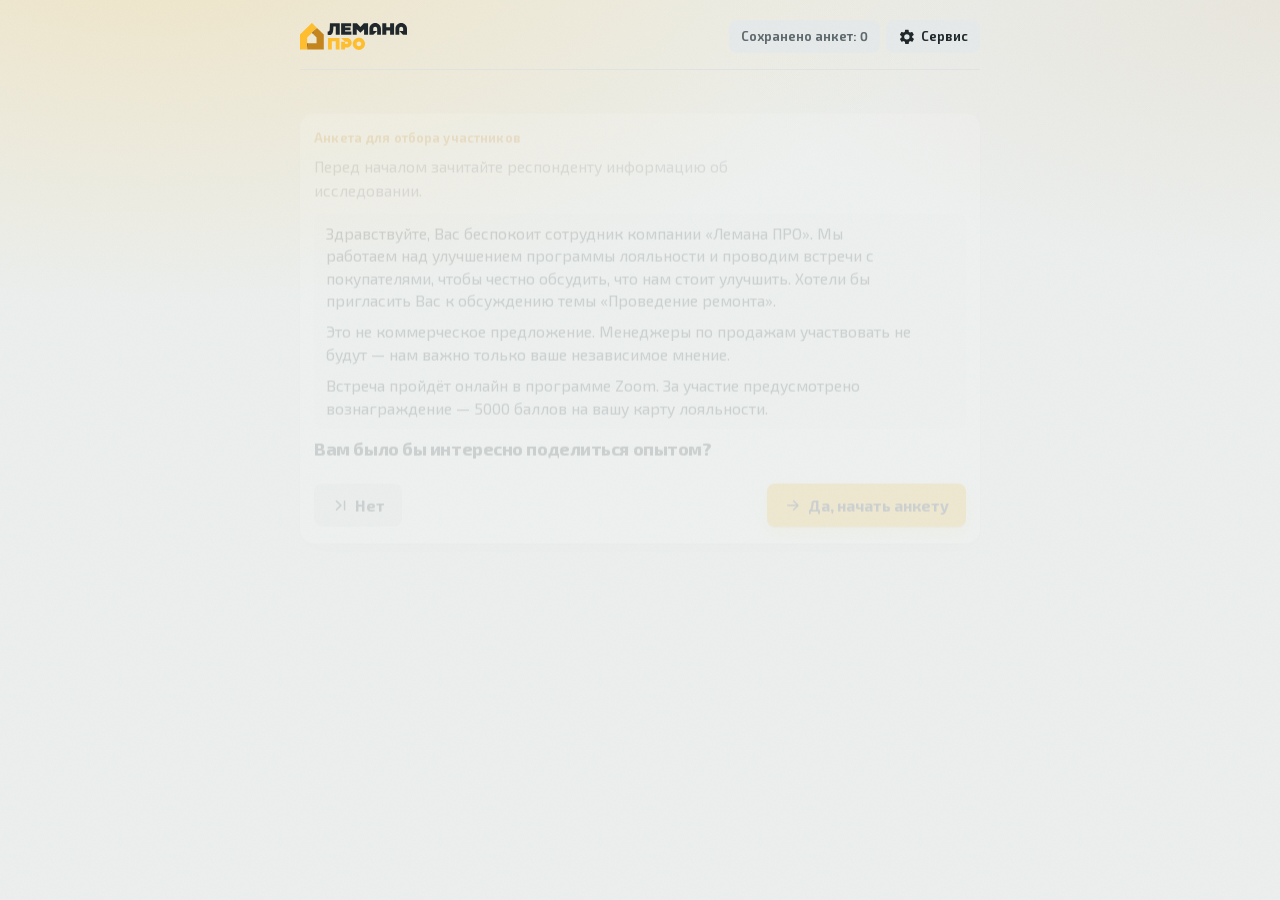
<file: index.html>
<!doctype html>
<html lang="ru">
<head>
  <meta charset="utf-8">
  <meta http-equiv="refresh" content="0; url=anketa.html">
  <link rel="canonical" href="anketa.html">
  <link rel="icon" href="favicon.ico?v=2" sizes="any">
  <link rel="icon" href="favicon-32.png?v=2" type="image/png" sizes="32x32">
  <title>Лемана ПРО · Скринер респондентов</title>
</head>
<body>
  <p><a href="anketa.html">Открыть скринер</a></p>
</body>
</html>
</file>
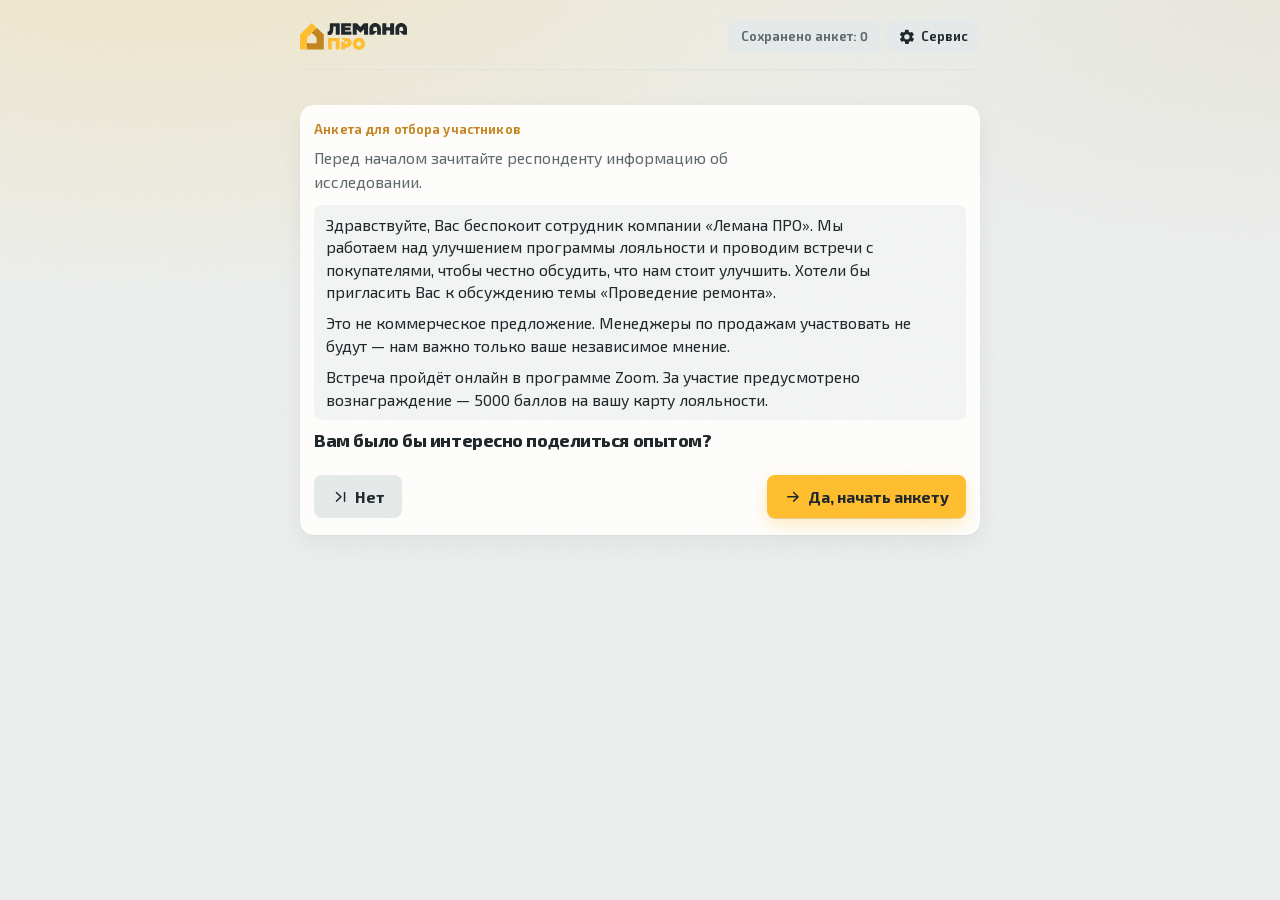
<file: anketa.html>
<!doctype html>
<html lang="ru">
<head>
  <meta charset="utf-8">
  <meta name="viewport" content="width=device-width, initial-scale=1">
  <meta name="theme-color" media="(prefers-color-scheme: light)" content="#FFBF2F">
  <meta name="theme-color" media="(prefers-color-scheme: dark)" content="#1E2426">
  <meta name="description" content="Офлайн-скринер для отбора участников исследования Лемана ПРО.">
  <meta name="application-name" content="Скринер Лемана ПРО">
  <title>Лемана ПРО · Скринер респондентов</title>
  <link rel="icon" href="favicon.ico?v=2" sizes="any">
  <link rel="icon" href="favicon-32.png?v=2" type="image/png" sizes="32x32">
  <link rel="icon" href="favicon.svg?v=2" type="image/svg+xml">
  <link rel="apple-touch-icon" href="apple-touch-icon.png?v=2" sizes="180x180">
  <link rel="stylesheet" href="anketa.css">
</head>
  <body>
  <a class="skip-link" href="#app">К анкете</a>
  <main class="shell">
    <div class="topbar">
      <button type="button" class="brand" id="brandHome" title="К началу" aria-label="К началу анкеты">
        <img src="lemana-logo.svg?v=2" alt="Лемана ПРО" width="120" height="31">
      </button>
      <div class="topbar-side">
        <div class="saved-count" id="savedCount" title="Данные хранятся только в браузере на этом компьютере">Сохранено анкет: 0</div>
        <div class="topbar-tools" id="topbarTools">
          <div class="service-menu" id="serviceMenu">
            <button type="button" class="service-toggle" id="serviceToggle" aria-expanded="false" aria-haspopup="true">Сервис</button>
            <div class="service-dropdown" role="menu" id="serviceDropdown">
              <button type="button" class="service-item" id="exportFromStart" role="menuitem">Выгрузить в Excel</button>
              <button type="button" class="service-item" id="importFromStart" role="menuitem">Загрузить Excel</button>
              <div class="service-base-block">
                <div class="service-base-btn-wrap" id="clientBaseBtnWrap">
                  <button type="button" class="service-item service-base-btn" id="loadClientBaseBtn" role="menuitem">Подключить базу</button>
                  <button type="button" class="service-base-clear" id="clearClientBaseBtn" title="Очистить базу клиентов" aria-label="Очистить базу клиентов" hidden></button>
                  <div class="service-base-progress" id="clientBaseProgress" hidden>
                    <div class="service-base-progress-bar" id="clientBaseProgressBar"></div>
                  </div>
                </div>
              </div>
              <button type="button" class="service-switch" id="copyModeToggle" role="menuitemcheckbox" aria-checked="false">
                <span>Упрощённые текстовки</span>
                <span class="switch-track" aria-hidden="true"></span>
              </button>
              <button type="button" class="service-switch" id="quotasToggle" role="menuitemcheckbox" aria-checked="false">
                <span>Показать квоты</span>
                <span class="switch-track" aria-hidden="true"></span>
              </button>
              <button type="button" class="service-item danger" id="resetShiftStart" role="menuitem">Очистить данные анкет</button>
            </div>
          </div>
          <input type="file" id="importFileInput" accept=".xlsx,application/vnd.openxmlformats-officedocument.spreadsheetml.sheet" hidden>
          <input type="file" id="clientBaseFileInput" accept=".xlsx,application/vnd.openxmlformats-officedocument.spreadsheetml.sheet" hidden>
        </div>
      </div>
    </div>

    <div class="shell-stage">
    <div class="progress-wrap" id="progressWrap">
      <div class="progress-meta"><span id="stepText"></span><span id="progressPercent"></span></div>
      <div class="progress"><div id="progressBar"></div></div>
    </div>

    <section class="card" id="app"></section>
    </div>
  </main>

  <div class="quotas-scrim" id="quotasScrim" hidden></div>
  <aside class="quotas-panel" id="quotasPanel" hidden>
    <div class="quotas-panel-head">
      <h2 class="quotas-panel-title">Квоты</h2>
      <button type="button" class="quotas-panel-close" id="quotasPanelClose" title="Закрыть" aria-label="Закрыть панель квот"></button>
    </div>
    <div class="quotas-panel-body" id="quotasPanelBody"></div>
  </aside>

  <script src="vendor/xlsx.full.min.js"></script>
  <script type="module" src="js/anketa.js"></script>
</body>
</html>
</file>
<file: anketa.css>
/* Exo 2 — запасной гротеск LumenArt (пока нет Magistral). Локально, офлайн. */
@font-face {
  font-family: "Exo 2";
  font-style: normal;
  font-weight: 100 900;
  font-display: swap;
  src: url("assets/fonts/Exo2-cyrillic-ext.woff2") format("woff2");
  unicode-range: U+0460-052F, U+1C80-1C8A, U+20B4, U+2DE0-2DFF, U+A640-A69F, U+FE2E-FE2F;
}
@font-face {
  font-family: "Exo 2";
  font-style: normal;
  font-weight: 100 900;
  font-display: swap;
  src: url("assets/fonts/Exo2-cyrillic.woff2") format("woff2");
  unicode-range: U+0301, U+0400-045F, U+0490-0491, U+04B0-04B1, U+2116;
}
@font-face {
  font-family: "Exo 2";
  font-style: normal;
  font-weight: 100 900;
  font-display: swap;
  src: url("assets/fonts/Exo2-latin-ext.woff2") format("woff2");
  unicode-range: U+0100-02BA, U+02BD-02C5, U+02C7-02CC, U+02CE-02D7, U+02DD-02FF, U+0304, U+0308, U+0329, U+1D00-1DBF, U+1E00-1E9F, U+1EF2-1EFF, U+2020, U+20A0-20AB, U+20AD-20C0, U+2113, U+2C60-2C7F, U+A720-A7FF;
}
@font-face {
  font-family: "Exo 2";
  font-style: normal;
  font-weight: 100 900;
  font-display: swap;
  src: url("assets/fonts/Exo2-latin.woff2") format("woff2");
  unicode-range: U+0000-00FF, U+0131, U+0152-0153, U+02BB-02BC, U+02C6, U+02DA, U+02DC, U+0304, U+0308, U+0329, U+2000-206F, U+20AC, U+2122, U+2191, U+2193, U+2212, U+2215, U+FEFF, U+FFFD;
}

/* Desktop fluid UI: scales from small laptops (~1280) to 2K+; rem everywhere */
html {
  font-size: clamp(15.5px, 0.45vw + 10px, 20.5px);
  -webkit-text-size-adjust: 100%;
  text-size-adjust: 100%;
}

:root {
  --brand: #FFBF2F;
  --brand-deep: #C5861E;
  --brand-soft: #FFF6E0;
  --on-brand: #20282B;
  --ink: #20282B;
  --muted: #5F6A6E;
  --line: #DDE2E3;
  --surface: #FFFEFC;
  --background: #ECEFEE;
  --danger: #B42318;
  --danger-bg: #FFF0EE;
  --warning: #8A5A00;
  --warning-bg: #FFF7D6;
  --chip: #E6EAEA;
  --chip-hover: #DCE1E2;
  --hover: #F7F8F7;
  --input-bg: #FFFEFC;
  --control-muted: #F2F4F4;
  --script-bg: #F3F5F4;
  --progress-track: #DCE1E2;
  --switch-off: #C5CBCD;
  --option-line: #B8C0C2;
  --option-hover-line: #A8B1B4;
  --strong: #20282B;
  --on-strong: #ffffff;
  --focus-ring: rgba(255, 191, 47, .32);
  --edit-veil: rgba(32, 40, 43, .06);
  --gate-pass: #1F7A45;
  --gate-stop: #B42318;
  --gate-quota: #9A6700;

  /* Soft radius system: cards soft, controls tighter, no pills */
  --radius: 0.875rem;
  --radius-sm: 0.5rem;
  --radius-xs: 0.375rem;
  --space: 0.75rem;
  --control-h: 2.75rem;
  /* Width in px/vw so it doesn't double-shrink with rem on small desktops */
  --shell-max: clamp(680px, 48vw, 1040px);
  --shell-gutter: clamp(24px, 5vw, 120px);
  --quotas-panel-w: 19.5rem;
  --quotas-gap: 1rem;
  --chrome-top: 1.25rem;
  --chrome-row-h: 2.125rem;
  --chrome-divider-pad: 1rem;
  --card-pad: clamp(1.25rem, 1.6vw, 1.75rem);
  --gap: 0.75rem;
  --gap-sm: 0.5rem;
  --gap-lg: 1rem;

  --shadow-tint: 32, 40, 43;
  --elev-1: 0 1px 2px rgba(var(--shadow-tint), .04), 0 8px 24px rgba(var(--shadow-tint), .06);
  --elev-2: 0 2px 4px rgba(var(--shadow-tint), .05), 0 16px 40px rgba(var(--shadow-tint), .1);
  --ease-out: cubic-bezier(0.22, 1, 0.36, 1);
  --ease-press: cubic-bezier(0.32, 0.72, 0, 1);

  --fs-xs: 0.75rem;
  --fs-sm: 0.8125rem;
  --fs-md: 0.875rem;
  --fs-base: 1rem;
  --fs-lg: 1.0625rem;
  --fs-xl: 1.3125rem;
  --fs-2xl: 1.625rem;
  --fs-brand: 1.0625rem;
  --icon: 1.125rem;
  --icon-sm: 1rem;
  --touch: 2.25rem;

  --search-icon: url("data:image/svg+xml,%3Csvg xmlns='http://www.w3.org/2000/svg' width='16' height='16' viewBox='0 0 24 24' fill='none' stroke='%235F6A6E' stroke-width='2' stroke-linecap='round' stroke-linejoin='round'%3E%3Ccircle cx='11' cy='11' r='7'/%3E%3Cpath d='m20 20-3-3'/%3E%3C/svg%3E");
  color-scheme: light dark;
}

@media (prefers-color-scheme: dark) {
  :root {
    --brand: #FFBF2F;
    --brand-deep: #E0A84A;
    --brand-soft: #3A3426;
    --on-brand: #20282B;
    --ink: #E4E8E9;
    --muted: #9AA4A8;
    --line: #3C4548;
    --surface: #2A3134;
    --background: #1A1F21;
    --danger: #E5736B;
    --danger-bg: #3A2C2A;
    --warning: #D6B15A;
    --warning-bg: #3A3424;
    --chip: #343C3F;
    --chip-hover: #3E474A;
    --hover: #323A3D;
    --input-bg: #242B2E;
    --control-muted: #343C3F;
    --script-bg: #242B2E;
    --progress-track: #343C3F;
    --switch-off: #4A5356;
    --option-line: #5A6366;
    --option-hover-line: #6A7377;
    --strong: #E4E8E9;
    --on-strong: #1E2426;
    --focus-ring: rgba(255, 191, 47, .22);
    --edit-veil: rgba(255, 255, 255, .06);
    --gate-pass: #6BC48A;
    --gate-stop: #E5736B;
    --gate-quota: #D6B15A;
    --shadow-tint: 0, 0, 0;
    --elev-1: 0 1px 2px rgba(0, 0, 0, .25), 0 8px 28px rgba(0, 0, 0, .35);
    --elev-2: 0 2px 6px rgba(0, 0, 0, .3), 0 18px 48px rgba(0, 0, 0, .45);
    --search-icon: url("data:image/svg+xml,%3Csvg xmlns='http://www.w3.org/2000/svg' width='16' height='16' viewBox='0 0 24 24' fill='none' stroke='%239AA4A8' stroke-width='2' stroke-linecap='round' stroke-linejoin='round'%3E%3Ccircle cx='11' cy='11' r='7'/%3E%3Cpath d='m20 20-3-3'/%3E%3C/svg%3E");
  }
}

* { box-sizing: border-box; }

body {
  position: relative;
  margin: 0;
  min-height: 100dvh;
  color: var(--ink);
  background:
    radial-gradient(120% 80% at 12% -10%, color-mix(in srgb, var(--brand) 22%, transparent), transparent 55%),
    radial-gradient(90% 60% at 100% 0%, color-mix(in srgb, var(--brand-deep) 8%, transparent), transparent 50%),
    var(--background);
  font-family: "Exo 2", system-ui, sans-serif;
  font-size: var(--fs-base);
  line-height: 1.5;
  -webkit-font-smoothing: antialiased;
}

/* Subtle grain — breaks flat digital surfaces without competing with content */
body::before {
  content: "";
  position: fixed;
  inset: 0;
  z-index: 1000;
  pointer-events: none;
  opacity: 0.045;
  mix-blend-mode: multiply;
  background-image: url("data:image/svg+xml,%3Csvg viewBox='0 0 200 200' xmlns='http://www.w3.org/2000/svg'%3E%3Cfilter id='n'%3E%3CfeTurbulence type='fractalNoise' baseFrequency='0.85' numOctaves='4' stitchTiles='stitch'/%3E%3C/filter%3E%3Crect width='100%25' height='100%25' filter='url(%23n)'/%3E%3C/svg%3E");
  background-size: 160px 160px;
}

@media (prefers-color-scheme: dark) {
  body::before {
    opacity: 0.07;
    mix-blend-mode: soft-light;
  }
}

@media (prefers-reduced-motion: reduce) {
  *,
  *::before,
  *::after {
    animation-duration: 0.01ms !important;
    animation-iteration-count: 1 !important;
    transition-duration: 0.01ms !important;
  }
}

.skip-link {
  position: absolute;
  top: 0.5rem;
  left: 0.5rem;
  z-index: 1001;
  padding: 0.5rem 0.875rem;
  border-radius: var(--radius-sm);
  color: var(--on-brand);
  background: var(--brand);
  font-weight: 700;
  font-size: var(--fs-sm);
  text-decoration: none;
  transform: translateY(-150%);
  transition: transform 0.2s var(--ease-out);
}

.skip-link:focus {
  transform: translateY(0);
  outline: none;
  box-shadow: 0 0 0 0.2rem var(--focus-ring);
}

button, input, textarea, select { font: inherit; }

.shell {
  position: relative;
  z-index: 1;
  width: min(var(--shell-max), calc(100% - (var(--shell-gutter) * 2)));
  margin: 0 auto;
  padding: var(--chrome-top) 0 2.25rem;
}

.topbar {
  display: flex;
  align-items: center;
  justify-content: space-between;
  gap: var(--gap);
  box-sizing: content-box;
  min-height: var(--chrome-row-h);
  margin-bottom: 1.75rem;
  padding-bottom: var(--chrome-divider-pad);
  border-bottom: 1px solid color-mix(in srgb, var(--line) 70%, transparent);
}

.shell-stage {
  padding-top: 0.5rem;
}

.brand {
  display: flex;
  align-items: center;
  gap: 0.625rem;
  min-width: 0;
  margin: 0;
  padding: 0;
  border: 0;
  border-radius: var(--radius-sm);
  color: inherit;
  background: transparent;
  cursor: pointer;
  font: inherit;
  font-weight: 700;
  font-size: var(--fs-brand);
  letter-spacing: -.01em;
  transition: transform 0.12s var(--ease-press);
}

.brand:active {
  transform: scale(0.92) translateY(1px);
}

.brand:focus-visible {
  outline: none;
  box-shadow: 0 0 0 0.2rem var(--focus-ring);
}

.brand img {
  display: block;
  width: auto;
  height: 1.75rem;
  flex: 0 0 auto;
}

.saved-count {
  display: inline-flex;
  align-items: center;
  min-height: 2.125rem;
  padding: 0.375rem 0.75rem;
  border: 0;
  border-radius: var(--radius-sm);
  color: var(--muted);
  background: var(--chip);
  font-size: var(--fs-sm);
  font-weight: 650;
  font-variant-numeric: tabular-nums;
  line-height: 1.2;
  white-space: nowrap;
}

.topbar-side {
  display: flex;
  flex-wrap: wrap;
  align-items: center;
  justify-content: flex-end;
  gap: var(--gap-sm);
}

.topbar-tools { display: none; position: relative; }
.topbar-tools.is-visible { display: block; }

.service-menu { position: relative; }

.service-toggle {
  display: inline-flex;
  align-items: center;
  gap: 0.375rem;
  min-height: 2.125rem;
  padding: 0.375rem 0.75rem;
  border: 0;
  border-radius: var(--radius-sm);
  color: var(--ink);
  background: var(--chip);
  cursor: pointer;
  font-size: var(--fs-sm);
  font-weight: 650;
  transition: background 0.2s var(--ease-out), transform 0.15s var(--ease-press);
}

.service-toggle:active {
  transform: scale(0.98);
}

.service-toggle svg,
.service-item svg,
.button .btn-ico {
  width: var(--icon);
  height: var(--icon);
  flex: 0 0 var(--icon);
}

.service-item svg { opacity: .9; }

.service-toggle:hover,
.service-menu.is-open .service-toggle {
  background: var(--brand-soft);
}

.service-dropdown {
  display: none;
  position: absolute;
  top: calc(100% + 0.375rem);
  right: 0;
  z-index: 20;
  min-width: 15.5rem;
  padding: 0.35rem;
  border: 1px solid var(--line);
  border-radius: var(--radius);
  background: var(--surface);
  box-shadow: var(--elev-2);
}

.service-menu.is-open .service-dropdown { display: grid; gap: 0.125rem; }

.service-item {
  display: flex;
  align-items: center;
  gap: 0.625rem;
  width: 100%;
  padding: 0.625rem;
  border: 0;
  border-radius: var(--radius-sm);
  color: var(--ink);
  background: transparent;
  cursor: pointer;
  text-align: left;
  font-size: var(--fs-sm);
  font-weight: 600;
  line-height: 1.2;
}

.service-item .btn-ico,
.service-toggle .btn-ico {
  width: var(--icon);
  height: var(--icon);
  flex: 0 0 var(--icon);
  display: block;
}

.service-item:hover { background: var(--brand-soft); }
.service-item.danger { color: var(--danger); }
.service-item.danger:hover { background: var(--danger-bg); }

.service-base-block {
  border-bottom: 1px solid var(--line);
  margin-bottom: 0.125rem;
  padding-bottom: 0.25rem;
}

.service-base-btn-wrap {
  position: relative;
}

.service-base-btn {
  position: relative;
  z-index: 1;
  width: 100%;
}

.service-base-btn.is-ready {
  padding-right: 2.35rem;
}

.service-base-badge {
  flex: 0 0 var(--icon);
  width: var(--icon);
  height: var(--icon);
  display: inline-flex;
  align-items: center;
  justify-content: center;
}

.service-base-badge::after {
  content: "";
  width: 0.5rem;
  height: 0.5rem;
  border-radius: 50%;
  background: var(--gate-pass);
  box-shadow: 0 0 0 0.2rem color-mix(in srgb, var(--gate-pass) 22%, transparent);
}

.service-base-btn .service-base-label {
  min-width: 0;
}

.service-base-clear {
  position: absolute;
  top: 50%;
  right: 0.35rem;
  z-index: 2;
  display: inline-flex;
  align-items: center;
  justify-content: center;
  width: 1.75rem;
  height: 1.75rem;
  padding: 0;
  border: 0;
  border-radius: var(--radius-sm);
  transform: translateY(-50%);
  color: var(--danger);
  background: transparent;
  cursor: pointer;
}

.service-base-clear[hidden] {
  display: none !important;
}

.service-base-clear:hover {
  background: var(--danger-bg);
}

.service-base-clear .btn-ico {
  width: var(--icon);
  height: var(--icon);
  display: block;
}

.service-base-progress {
  position: absolute;
  left: 0.625rem;
  right: 0.625rem;
  bottom: 0.2rem;
  height: 0.125rem;
  overflow: hidden;
  border-radius: var(--radius-xs);
  background: color-mix(in srgb, var(--line) 80%, transparent);
  pointer-events: none;
}

.service-base-progress-bar {
  height: 100%;
  width: 0%;
  border-radius: inherit;
  background: var(--brand-deep);
  transition: width 0.18s linear;
}

.service-base-btn-wrap.is-loading .service-base-progress {
  display: block;
}

.service-base-progress[hidden] {
  display: none !important;
}

.service-switch {
  display: flex;
  align-items: center;
  justify-content: space-between;
  gap: var(--gap);
  width: 100%;
  padding: 0.625rem;
  border: 0;
  border-radius: var(--radius-sm);
  color: var(--ink);
  background: transparent;
  cursor: pointer;
  text-align: left;
  font-size: var(--fs-sm);
  font-weight: 600;
}

.service-switch:hover { background: var(--brand-soft); }

.switch-track {
  position: relative;
  width: 2.25rem;
  height: 1.375rem;
  flex: 0 0 auto;
  border-radius: 999px;
  background: var(--switch-off);
  transition: background .15s ease;
}

.switch-track::after {
  content: "";
  position: absolute;
  top: 0.125rem;
  left: 0.125rem;
  width: 1.125rem;
  height: 1.125rem;
  border-radius: 50%;
  background: var(--surface);
  box-shadow: 0 1px 2px rgba(0, 0, 0, .2);
  transition: transform .15s ease;
}

.service-switch.is-on .switch-track {
  background: var(--brand-deep);
}

.service-switch.is-on .switch-track::after {
  transform: translateX(0.875rem);
}

.progress-wrap { display: none; margin-bottom: 0.85rem; }

.progress-meta {
  display: flex;
  justify-content: space-between;
  margin-bottom: 0.4rem;
  color: var(--muted);
  font-size: var(--fs-xs);
  font-weight: 600;
  font-variant-numeric: tabular-nums;
  letter-spacing: 0.01em;
}

.progress {
  height: 0.35rem;
  overflow: hidden;
  border-radius: var(--radius-xs);
  background: var(--progress-track);
}

.progress > div {
  width: 0;
  height: 100%;
  border-radius: inherit;
  background: linear-gradient(90deg, var(--brand-deep), var(--brand));
  transition: width 0.35s var(--ease-out);
}

.card {
  padding: var(--card-pad);
  padding-bottom: calc(var(--card-pad) + 0.15rem);
  border: 0;
  border-radius: var(--radius);
  background: var(--surface);
  box-shadow: var(--elev-1);
}

.card.is-step-enter {
  animation: step-enter 0.5s var(--ease-out) both;
}

@keyframes step-enter {
  from {
    opacity: 0;
    transform: translateY(10px);
  }
  to {
    opacity: 1;
    transform: translateY(0);
  }
}

@media (prefers-reduced-motion: reduce) {
  .card.is-step-enter {
    animation: none;
  }
}

h1, h2 {
  margin: 0 0 0.625rem;
  line-height: 1.18;
  letter-spacing: -.025em;
  font-weight: 750;
  text-wrap: balance;
}
h1 { font-size: var(--fs-2xl); }
h2 { font-size: var(--fs-xl); margin-bottom: 0.875rem; }
h2.compact-title { font-size: 1.125rem; line-height: 1.35; letter-spacing: -.015em; }
p { margin: 0 0 0.625rem; max-width: 65ch; }

.eyebrow {
  margin-bottom: 0.45rem;
  color: var(--brand-deep);
  font-weight: 650;
  letter-spacing: 0.01em;
  text-transform: none;
  font-size: var(--fs-sm);
}

.lead {
  color: var(--muted);
  font-size: var(--fs-base);
  line-height: 1.55;
  max-width: 58ch;
}

.script {
  margin: 0.875rem 0;
  padding: 0.875rem 1rem;
  border: 0;
  border-radius: var(--radius-sm);
  background: var(--script-bg);
  color: var(--ink);
  font-size: var(--fs-base);
  line-height: 1.55;
}

.script p { margin: 0 0 0.625rem; }
.script p:last-child { margin-bottom: 0; }

.script-panel {
  position: relative;
  margin: 0.875rem 0;
}

.script-panel .script {
  margin: 0;
  padding-inline-end: calc(var(--touch) + 1rem);
}

.script-edit-btn {
  position: absolute;
  top: 0.5rem;
  right: 0.5rem;
  z-index: 1;
  display: grid;
  place-items: center;
  width: var(--touch);
  height: var(--touch);
  padding: 0;
  border: 0;
  border-radius: var(--radius-sm);
  color: var(--muted);
  background: transparent;
  cursor: pointer;
  transition: background .2s var(--ease-out), color .2s var(--ease-out), transform .15s var(--ease-press);
}

.script-edit-btn:hover {
  color: var(--ink);
  background: var(--edit-veil);
}

.script-edit-btn:active { transform: scale(0.96); }

.script-panel.is-editing .script-edit-btn {
  color: var(--ink);
  background: var(--brand);
}

.script-panel.is-editing .script-edit-btn:hover {
  background: #F0B122;
}

.script-edit-btn .btn-ico {
  width: var(--icon-sm);
  height: var(--icon-sm);
}

.script-editor {
  display: none;
  width: 100%;
  min-height: 10.5rem;
  max-height: min(52dvh, 22.5rem);
  padding: 0.875rem 3rem 0.875rem 1rem;
  border: 0;
  border-radius: var(--radius-sm);
  outline: none;
  color: var(--ink);
  background: var(--script-bg);
  resize: none;
  overflow: auto;
  font: inherit;
  font-size: var(--fs-base);
  line-height: 1.5;
  box-shadow: inset 0 0 0 2px rgba(255, 191, 47, .55);
}

.script-panel.is-editing .script-view { display: none; }
.script-panel.is-editing .script-editor { display: block; }

.btn-ico {
  width: var(--icon);
  height: var(--icon);
  flex: 0 0 auto;
  display: block;
}

.instruction {
  margin: -0.25rem 0 0.75rem;
  padding: 0.55rem 0.75rem;
  border-radius: var(--radius-sm);
  border: 0;
  color: var(--warning);
  background: var(--warning-bg);
  font-size: var(--fs-sm);
  font-weight: 600;
}

.instruction.italic-instruction {
  padding: 0;
  color: var(--muted);
  background: transparent;
  font-weight: 400;
  font-style: italic;
}

.field-label {
  display: block;
  margin-bottom: 0.375rem;
  font-weight: 700;
  font-size: var(--fs-sm);
}

.client-base {
  margin: 0 0 0.85rem;
  padding: 0.7rem 0.85rem;
  border: 0;
  border-radius: var(--radius-sm);
  background: var(--control-muted);
  box-shadow: inset 0 0 0 1px color-mix(in srgb, var(--line) 80%, transparent);
}

.client-lookup-field {
  position: relative;
}

.client-lookup-field input {
  padding-right: 2.75rem;
}

.client-lookup-actions {
  position: absolute;
  top: 50%;
  right: 0.25rem;
  z-index: 1;
  display: flex;
  align-items: center;
  gap: 0.125rem;
  transform: translateY(-50%);
}

.client-lookup-clear,
.client-lookup-hint {
  display: inline-flex;
  align-items: center;
  justify-content: center;
  width: calc(var(--control-h) - 0.5rem);
  height: calc(var(--control-h) - 0.5rem);
  padding: 0;
  border: 0;
  border-radius: var(--radius-sm);
  color: var(--ink);
  background: transparent;
}

.client-lookup-clear {
  cursor: pointer;
}

.client-lookup-hint {
  pointer-events: none;
}

.client-lookup-clear[hidden],
.client-lookup-hint[hidden] {
  display: none !important;
}

.client-lookup-clear:hover {
  background: var(--chip);
  color: var(--ink);
}

.client-lookup-clear:focus-visible {
  outline: none;
  box-shadow: 0 0 0 0.2rem var(--focus-ring);
}

.client-lookup-clear .btn-ico,
.client-lookup-hint .btn-ico {
  width: var(--icon);
  height: var(--icon);
  margin: 0;
}

.client-preview {
  margin-top: 0.5rem;
  padding: 0.55rem 0.7rem;
  border-radius: var(--radius-xs);
  background: var(--surface);
  border: 0;
  box-shadow: inset 0 0 0 1px var(--line);
  font-size: var(--fs-sm);
  line-height: 1.35;
}

.client-preview.is-error {
  border-color: #f0c4bf;
  background: var(--danger-bg);
  color: var(--danger);
  font-weight: 600;
}

.client-preview dl {
  margin: 0;
  display: grid;
  grid-template-columns: auto 1fr;
  gap: 0.125rem 0.625rem;
}

.client-preview dt {
  color: var(--muted);
  font-weight: 600;
  font-size: var(--fs-xs);
}

.client-preview dd {
  margin: 0;
  font-weight: 700;
  color: var(--ink);
}

.client-preview .local-time {
  font-variant-numeric: tabular-nums;
  letter-spacing: 0.02em;
}

input[type="text"],
input[type="tel"],
input[type="number"],
select,
textarea {
  width: 100%;
  min-height: var(--control-h);
  padding: 0.625rem 0.75rem;
  border: 1px solid var(--line);
  border-radius: var(--radius-sm);
  outline: none;
  color: var(--ink);
  background: var(--input-bg);
  transition: border-color 0.2s var(--ease-out), box-shadow 0.2s var(--ease-out);
}

input:focus:not([type="radio"]):not([type="checkbox"]),
select:focus,
textarea:focus {
  border-color: var(--brand-deep);
  box-shadow: 0 0 0 0.2rem var(--focus-ring);
}

.option input[type="radio"],
.option input[type="checkbox"] {
  appearance: none;
  -webkit-appearance: none;
  width: var(--icon);
  height: var(--icon);
  margin: 0.05rem 0 0;
  padding: 0;
  border: 1.5px solid var(--option-line);
  background: var(--input-bg);
  box-shadow: none;
  flex: 0 0 auto;
}

.option input[type="radio"] { border-radius: 50%; }

.option input[type="checkbox"] { border-radius: 0.25rem; }

.option input[type="radio"]:checked {
  border-color: var(--brand-deep);
  background:
    radial-gradient(circle at center, var(--brand-deep) 0 0.3rem, var(--input-bg) 0.34rem);
}

.option input[type="checkbox"]:checked {
  border-color: var(--brand-deep);
  background-color: var(--brand);
  background-image: url("data:image/svg+xml,%3Csvg xmlns='http://www.w3.org/2000/svg' viewBox='0 0 16 16'%3E%3Cpath fill='none' stroke='%2320282B' stroke-width='2.2' stroke-linecap='round' stroke-linejoin='round' d='M3.5 8.5 6.5 11.5 12.5 4.5'/%3E%3C/svg%3E");
  background-position: center;
  background-repeat: no-repeat;
  background-size: 0.75rem 0.75rem;
}

.option input[type="radio"]:focus-visible,
.option input[type="checkbox"]:focus-visible {
  outline: none;
  box-shadow: 0 0 0 0.2rem rgba(255, 191, 47, .35);
}

textarea { min-height: 6.875rem; resize: vertical; }

.secondary-question {
  display: block;
  margin: 1rem 0 0.375rem;
  color: var(--ink);
  font-size: var(--fs-base);
  font-weight: 700;
}

.phone-row {
  display: flex;
  align-items: center;
  gap: var(--gap-sm);
}

.phone-prefix {
  display: grid;
  place-items: center;
  min-height: var(--control-h);
  padding: 0 0.75rem;
  border: 1px solid var(--line);
  border-radius: var(--radius-sm);
  background: var(--control-muted);
  font-weight: 700;
}

.options { display: grid; gap: 0.55rem; }

.option {
  display: flex;
  align-items: flex-start;
  gap: 0.7rem;
  padding: 0.7rem 0.85rem;
  border: 1px solid var(--line);
  border-radius: var(--radius-sm);
  cursor: pointer;
  transition: border-color 0.2s var(--ease-out), background 0.2s var(--ease-out), box-shadow 0.2s var(--ease-out), transform 0.15s var(--ease-press);
}

.option:hover {
  border-color: var(--option-hover-line);
  background: var(--hover);
}

.option:active {
  transform: scale(0.995);
}

.option:has(input:checked) {
  border-color: color-mix(in srgb, var(--brand-deep) 70%, var(--line));
  background: var(--brand-soft);
  box-shadow: inset 0 0 0 1px color-mix(in srgb, var(--brand) 45%, transparent);
}

.option.is-disabled {
  opacity: 0.55;
  cursor: not-allowed;
}

.option.is-disabled:hover {
  border-color: var(--line);
  background: transparent;
}

.option.is-disabled:active {
  transform: none;
}

.option-body {
  display: flex;
  flex: 1;
  align-items: center;
  justify-content: space-between;
  gap: 0.625rem;
  min-width: 0;
  line-height: 1.35;
}

.option-label { color: var(--ink); font-weight: 600; }

.option-meta {
  display: inline-flex;
  align-items: center;
  gap: 0.3rem;
  color: var(--muted);
  font-size: var(--fs-xs);
  font-weight: 500;
  font-variant-numeric: tabular-nums;
  line-height: 1.3;
  cursor: help;
}

.option-meta svg {
  width: 0.875rem;
  height: 0.875rem;
  flex: 0 0 auto;
}

.option-meta.is-pass { color: var(--gate-pass); }
.option-meta.is-stop { color: var(--gate-stop); }
.option-meta.is-quota { color: var(--gate-quota); }

.search-select {
  position: relative;
}

.search-select-input {
  width: 100%;
  min-height: var(--control-h);
  padding: 0.625rem 2.5rem 0.625rem 0.75rem;
  border: 1px solid var(--line);
  border-radius: var(--radius-sm);
  outline: none;
  color: var(--ink);
  background-color: var(--input-bg);
  background-image: var(--search-icon);
  background-repeat: no-repeat;
  background-position: right 0.75rem center;
  background-size: 1rem;
}

.search-select.has-value .search-select-input {
  background-image: none;
}

.search-select-input:focus {
  border-color: var(--brand-deep);
  box-shadow: 0 0 0 0.2rem var(--focus-ring);
}

.search-select-clear {
  position: absolute;
  top: 50%;
  right: 0.375rem;
  z-index: 2;
  display: none;
  place-items: center;
  width: 2rem;
  height: 2rem;
  padding: 0;
  border: 0;
  border-radius: var(--radius-sm);
  color: var(--muted);
  background: transparent;
  cursor: pointer;
  transform: translateY(-50%);
  transition: background .15s, color .15s, transform .1s;
}

.search-select.has-value .search-select-clear {
  display: grid;
}

.search-select-clear:hover {
  color: var(--ink);
  background: var(--edit-veil);
}

.search-select-clear:active { transform: translateY(-50%) scale(0.96); }

.search-select-clear .btn-ico {
  width: var(--icon-sm);
  height: var(--icon-sm);
}

.search-select-list {
  position: absolute;
  top: calc(100% + 0.25rem);
  left: 0;
  right: 0;
  z-index: 15;
  max-height: 13.75rem;
  overflow: auto;
  padding: 0.35rem;
  border: 1px solid var(--line);
  border-radius: var(--radius-sm);
  background: var(--surface);
  box-shadow: var(--elev-2);
}

.search-select-option {
  display: flex;
  align-items: center;
  justify-content: space-between;
  gap: 0.625rem;
  width: 100%;
  padding: 0.625rem 0.75rem;
  border: 0;
  border-radius: 0.25rem;
  color: var(--ink);
  background: transparent;
  cursor: pointer;
  text-align: left;
  font-size: var(--fs-md);
  font-weight: 600;
}

.search-select-option .option-meta { flex: 0 0 auto; white-space: nowrap; }

.search-select-option:hover,
.search-select-option.is-active {
  background: var(--brand-soft);
}

.search-select-option.is-selected {
  color: var(--on-brand);
  background: var(--brand);
}

.search-select-empty {
  padding: 0.625rem 0.75rem;
  color: var(--muted);
  font-size: var(--fs-sm);
}

.quota {
  display: block;
  margin-top: 0.2rem;
  color: var(--warning);
  font-size: var(--fs-xs);
  font-weight: 700;
}

.error {
  min-height: 1.125rem;
  margin-top: 0.5rem;
  color: var(--danger);
  font-size: var(--fs-sm);
  font-weight: 650;
}

.actions {
  display: flex;
  justify-content: space-between;
  gap: 0.625rem;
  margin-top: 1.25rem;
  padding-top: 0.25rem;
}

.button {
  display: inline-flex;
  align-items: center;
  justify-content: center;
  gap: var(--gap-sm);
  min-height: var(--control-h);
  padding: 0.625rem 1.1rem;
  border: 0;
  border-radius: var(--radius-sm);
  cursor: pointer;
  font-weight: 700;
  font-size: var(--fs-base);
  transition: background 0.2s var(--ease-out), opacity 0.2s var(--ease-out), transform 0.15s var(--ease-press), box-shadow 0.2s var(--ease-out);
}

.button:active { transform: scale(0.98); }
.primary {
  color: var(--on-brand);
  background: var(--brand);
  box-shadow: 0 1px 0 color-mix(in srgb, var(--brand-deep) 35%, transparent), 0 6px 16px color-mix(in srgb, var(--brand) 28%, transparent);
}
.primary:hover { background: #F0B122; }
.secondary { color: var(--ink); background: var(--chip); }
.secondary:hover { background: var(--chip-hover); }
.export { color: var(--on-strong); background: var(--strong); }
.export:hover { filter: brightness(1.08); }
.danger-btn { color: #fff; background: var(--danger); }
.danger-btn:hover { filter: brightness(1.08); }
.button:disabled { cursor: not-allowed; opacity: .45; transform: none; box-shadow: none; }

.result-reason {
  padding: 0.7rem 0.85rem;
  border-radius: var(--radius-sm);
  background: var(--control-muted);
  border: 0;
  box-shadow: inset 0 0 0 1px var(--line);
}
.result-actions { display: flex; flex-wrap: wrap; gap: 0.625rem; margin-top: 1rem; }

.quotas-scrim {
  display: none;
}

.quotas-panel {
  position: fixed;
  top: var(--chrome-top);
  right: 1rem;
  z-index: 50;
  display: flex;
  flex-direction: column;
  width: var(--quotas-panel-w);
  max-height: calc(100dvh - var(--chrome-top) - 1rem);
  padding: 0;
  border: 0;
  border-radius: var(--radius);
  background: var(--surface);
  box-shadow: var(--elev-2);
  overflow: hidden;
}

.quotas-panel[hidden],
.quotas-scrim[hidden] {
  display: none !important;
}

.quotas-panel-head {
  display: flex;
  align-items: center;
  justify-content: space-between;
  gap: 0.5rem;
  flex: 0 0 auto;
  box-sizing: content-box;
  height: var(--chrome-row-h);
  padding: 0 0.5rem var(--chrome-divider-pad) 1rem;
  border-bottom: 1px solid color-mix(in srgb, var(--line) 70%, transparent);
}

.quotas-panel-title {
  margin: 0;
  font-size: var(--fs-lg);
  font-weight: 750;
  letter-spacing: -.02em;
  line-height: 1.2;
}

.quotas-panel-close {
  display: inline-flex;
  align-items: center;
  justify-content: center;
  width: var(--chrome-row-h);
  height: var(--chrome-row-h);
  padding: 0;
  border: 0;
  border-radius: var(--radius-sm);
  color: var(--muted);
  background: transparent;
  cursor: pointer;
  transition: background 0.2s var(--ease-out), color 0.2s var(--ease-out), transform 0.15s var(--ease-press);
}

.quotas-panel-close:hover {
  color: var(--ink);
  background: var(--edit-veil);
}

.quotas-panel-close:active {
  transform: scale(0.96);
}

.quotas-panel-close .btn-ico {
  width: var(--icon);
  height: var(--icon);
}

.quotas-panel-body {
  flex: 1 1 auto;
  overflow: auto;
  padding: 0.75rem 1rem 1rem;
  display: grid;
  gap: 1rem;
}

.quotas-empty {
  margin: 0;
  color: var(--muted);
  font-size: var(--fs-sm);
}

.quotas-group-title {
  margin: 0 0 0.45rem;
  color: var(--muted);
  font-size: var(--fs-xs);
  font-weight: 700;
  letter-spacing: 0.01em;
}

.quotas-list {
  margin: 0;
  padding: 0;
  list-style: none;
  display: grid;
  gap: 0.35rem;
}

.quotas-row {
  display: flex;
  align-items: baseline;
  justify-content: space-between;
  gap: 0.75rem;
  padding: 0.4rem 0.55rem;
  border-radius: var(--radius-xs);
  background: var(--control-muted);
  font-size: var(--fs-sm);
  line-height: 1.3;
}

.quotas-row-label {
  display: flex;
  flex-direction: column;
  gap: 0.15rem;
  min-width: 0;
  color: var(--ink);
  font-weight: 600;
}

.quotas-row-detail {
  display: block;
  color: var(--muted);
  font-size: var(--fs-xs, 0.75rem);
  font-weight: 500;
}

.quotas-row-count {
  flex: 0 0 auto;
  color: var(--muted);
  font-weight: 700;
  font-variant-numeric: tabular-nums;
}

.quotas-row.is-full .quotas-row-count {
  color: var(--gate-quota);
}

.quotas-row.is-full {
  background: var(--warning-bg);
}

/* Wide: shift shell left so the rail sits beside the card, not over it */
@media (min-width: 70rem) {
  body.quotas-open .shell {
    width: min(
      var(--shell-max),
      calc(100% - (var(--shell-gutter) * 2) - var(--quotas-panel-w) - var(--quotas-gap))
    );
    margin-right: calc(var(--quotas-panel-w) + var(--quotas-gap) + var(--shell-gutter));
    margin-left: auto;
  }

  .quotas-panel {
    top: var(--chrome-top);
    right: max(var(--quotas-gap), var(--shell-gutter));
    bottom: auto;
    height: auto;
    max-height: calc(100dvh - var(--chrome-top) - 1rem);
  }
}

/* Compact: bottom sheet + scrim so the form stays usable */
@media (max-width: 69.984rem) {
  .quotas-scrim {
    display: block;
    position: fixed;
    inset: 0;
    z-index: 45;
    border: 0;
    margin: 0;
    padding: 0;
    background: color-mix(in srgb, var(--ink) 42%, transparent);
    cursor: pointer;
  }

  .quotas-panel {
    top: auto;
    right: 0;
    bottom: 0;
    left: 0;
    width: 100%;
    max-height: min(52dvh, 24rem);
    border-radius: var(--radius) var(--radius) 0 0;
  }

  body.quotas-open .shell {
    padding-bottom: calc(min(52dvh, 24rem) + 1.25rem);
  }
}

/* Intro with client DB: slightly denser so ID + preview + script fit without scroll */
.card:has(#clientBasePanel) .lead {
  margin-bottom: 0.5rem;
  font-size: var(--fs-md);
}

.card:has(#clientBasePanel) .script,
.card:has(#clientBasePanel) .script-panel {
  margin: 0.5rem 0;
}

.card:has(#clientBasePanel) .script {
  padding: 0.625rem 0.75rem;
  font-size: var(--fs-md);
  line-height: 1.4;
}

.card:has(#clientBasePanel) .script-panel .script {
  padding: 0.625rem calc(var(--touch) + 1rem) 0.625rem 0.75rem;
}

.card:has(#clientBasePanel) .script p {
  margin-bottom: 0.4rem;
}

.card:has(#clientBasePanel) h2 {
  margin-bottom: 0.625rem;
  font-size: 1.125rem;
}

.card:has(#clientBasePanel) .actions {
  margin-top: 0.75rem;
}

/* Short viewports: compact controls/spacing (keep header offset) */
@media (max-height: 900px) {
  :root {
    --control-h: 2.5rem;
    --card-pad: clamp(0.9rem, 1.1vw, 1.25rem);
    --gap: 0.625rem;
    --gap-sm: 0.375rem;
    --fs-xl: 1.125rem;
    --fs-2xl: 1.35rem;
  }

  .script {
    margin: 0.625rem 0;
    padding: 0.625rem 0.75rem;
    line-height: 1.4;
  }

  .script-panel {
    margin: 0.625rem 0;
  }

  .field-label {
    margin-bottom: 0.25rem;
  }

  .client-base {
    margin-bottom: 0.625rem;
    padding: 0.5rem 0.625rem;
  }

  h2 {
    margin-bottom: 0.625rem;
  }
}

@media (max-height: 760px) {
  html {
    font-size: clamp(14.5px, 0.4vw + 9.5px, 17.5px);
  }

  :root {
    --control-h: 2.375rem;
    --card-pad: 0.85rem;
  }

  .card:has(#clientBasePanel) .script {
    padding: 0.5rem 0.625rem;
    font-size: var(--fs-sm);
    line-height: 1.35;
  }

  .card:has(#clientBasePanel) .script p {
    margin-bottom: 0.3rem;
  }

  .card:has(#clientBasePanel) .lead {
    font-size: var(--fs-sm);
  }
}

/* Wide desktops: slightly wider reading column */
@media (min-width: 90rem) {
  :root {
    --shell-max: clamp(780px, 42vw, 1120px);
    --shell-gutter: clamp(40px, 8vw, 160px);
  }
}

@media (min-width: 120rem) {
  :root {
    --shell-max: clamp(860px, 38vw, 1200px);
  }
}
</file>
